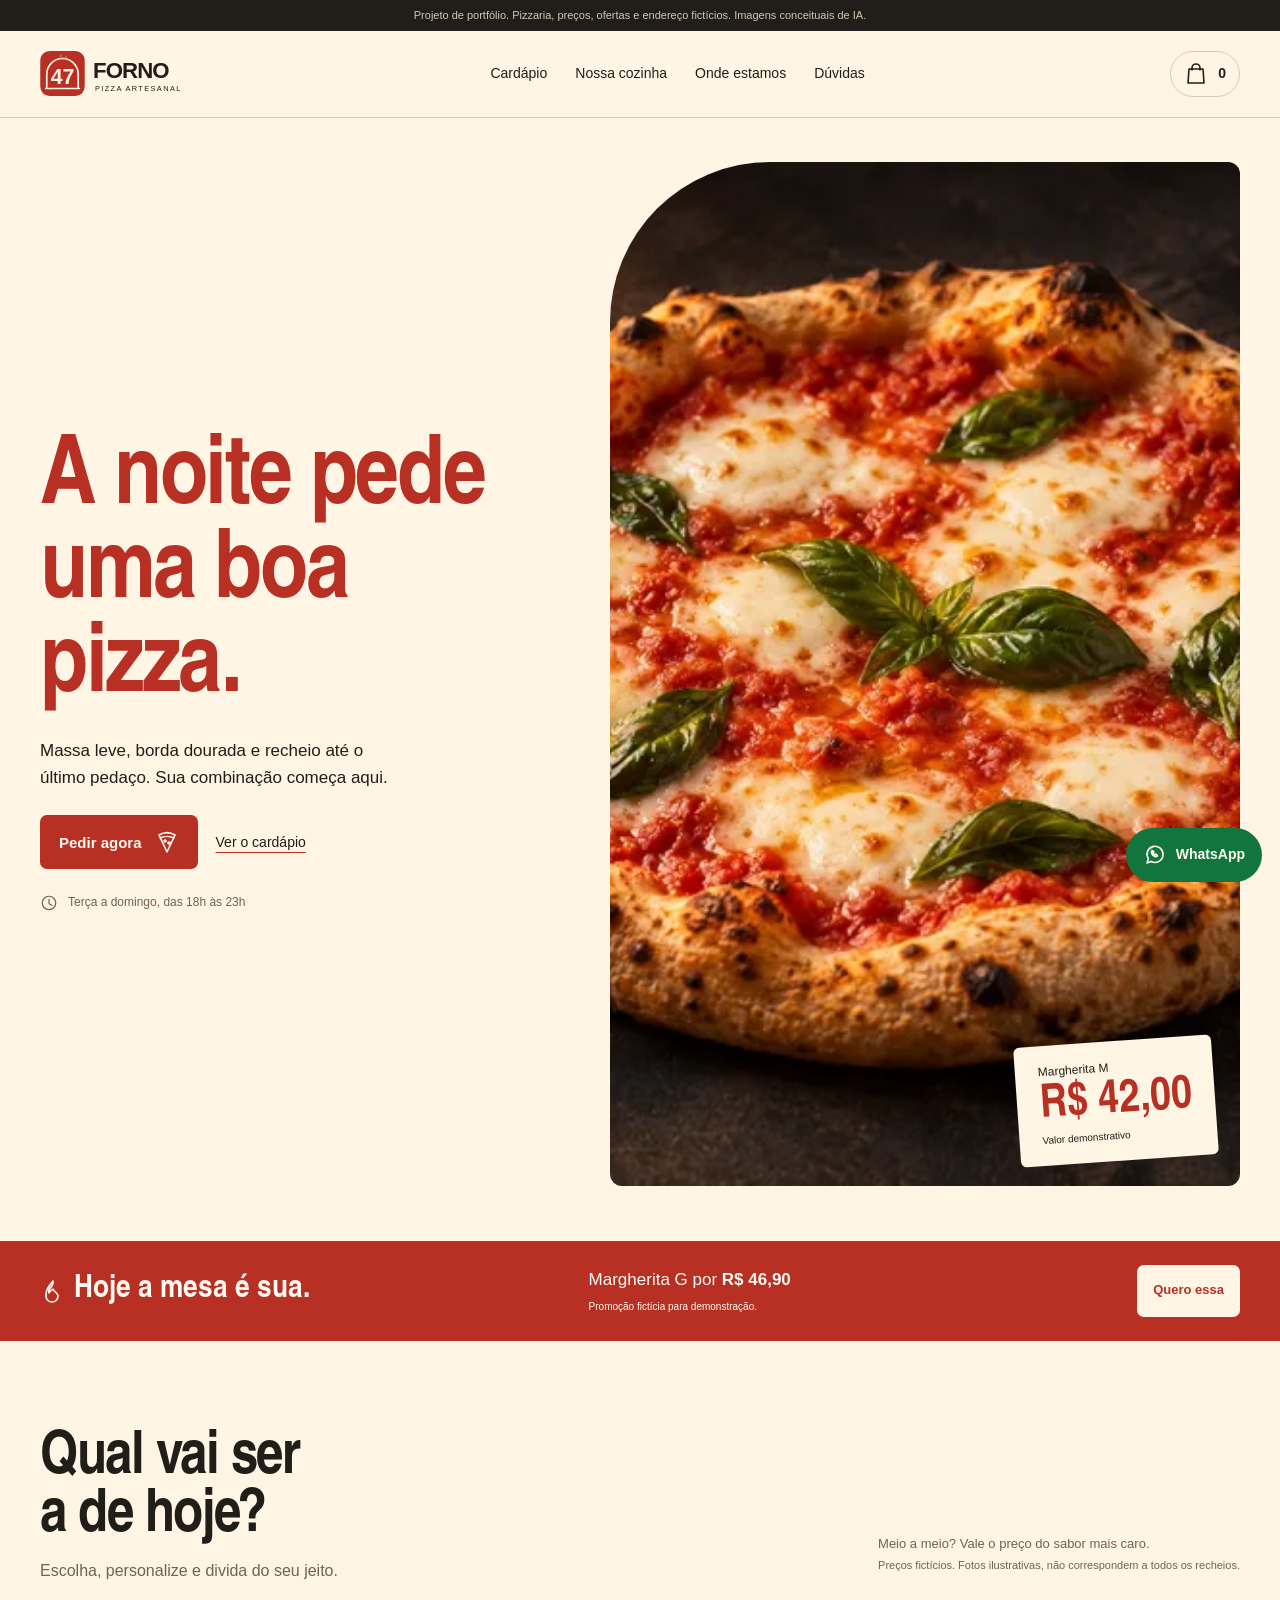
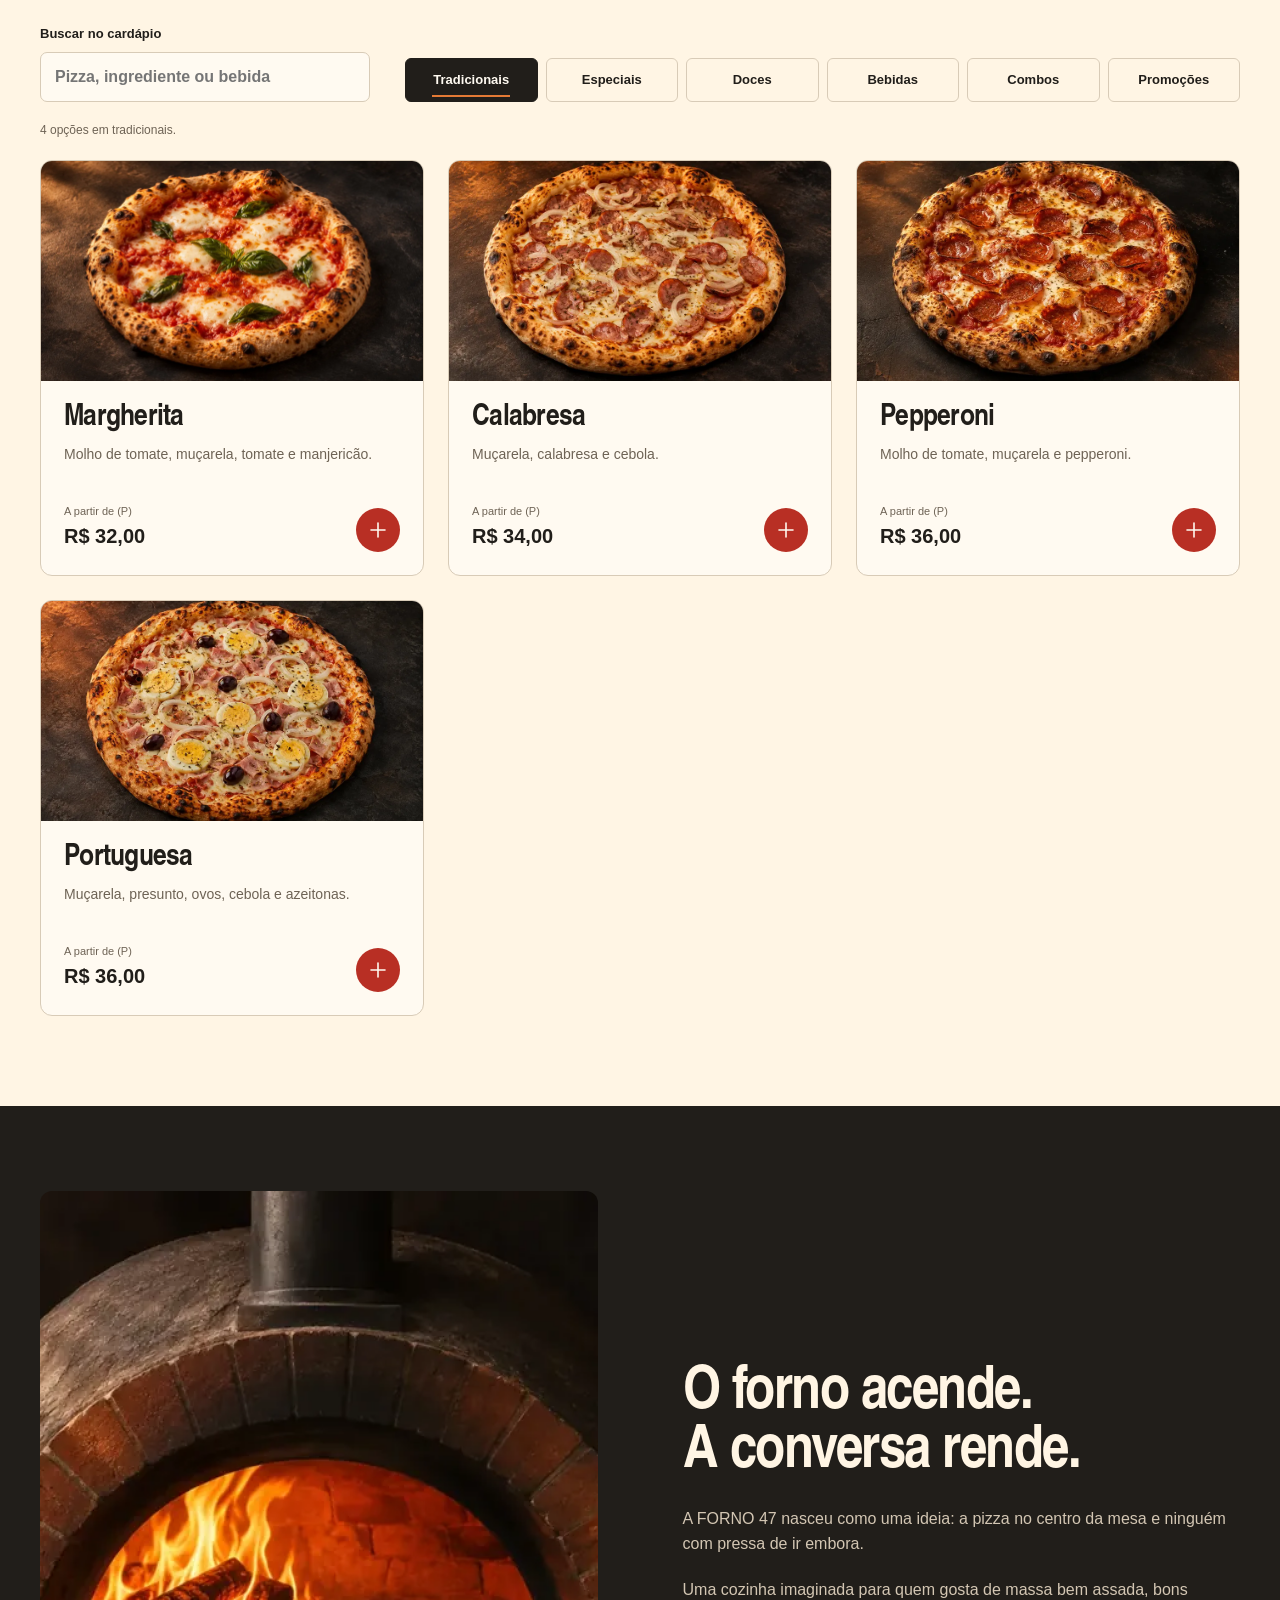
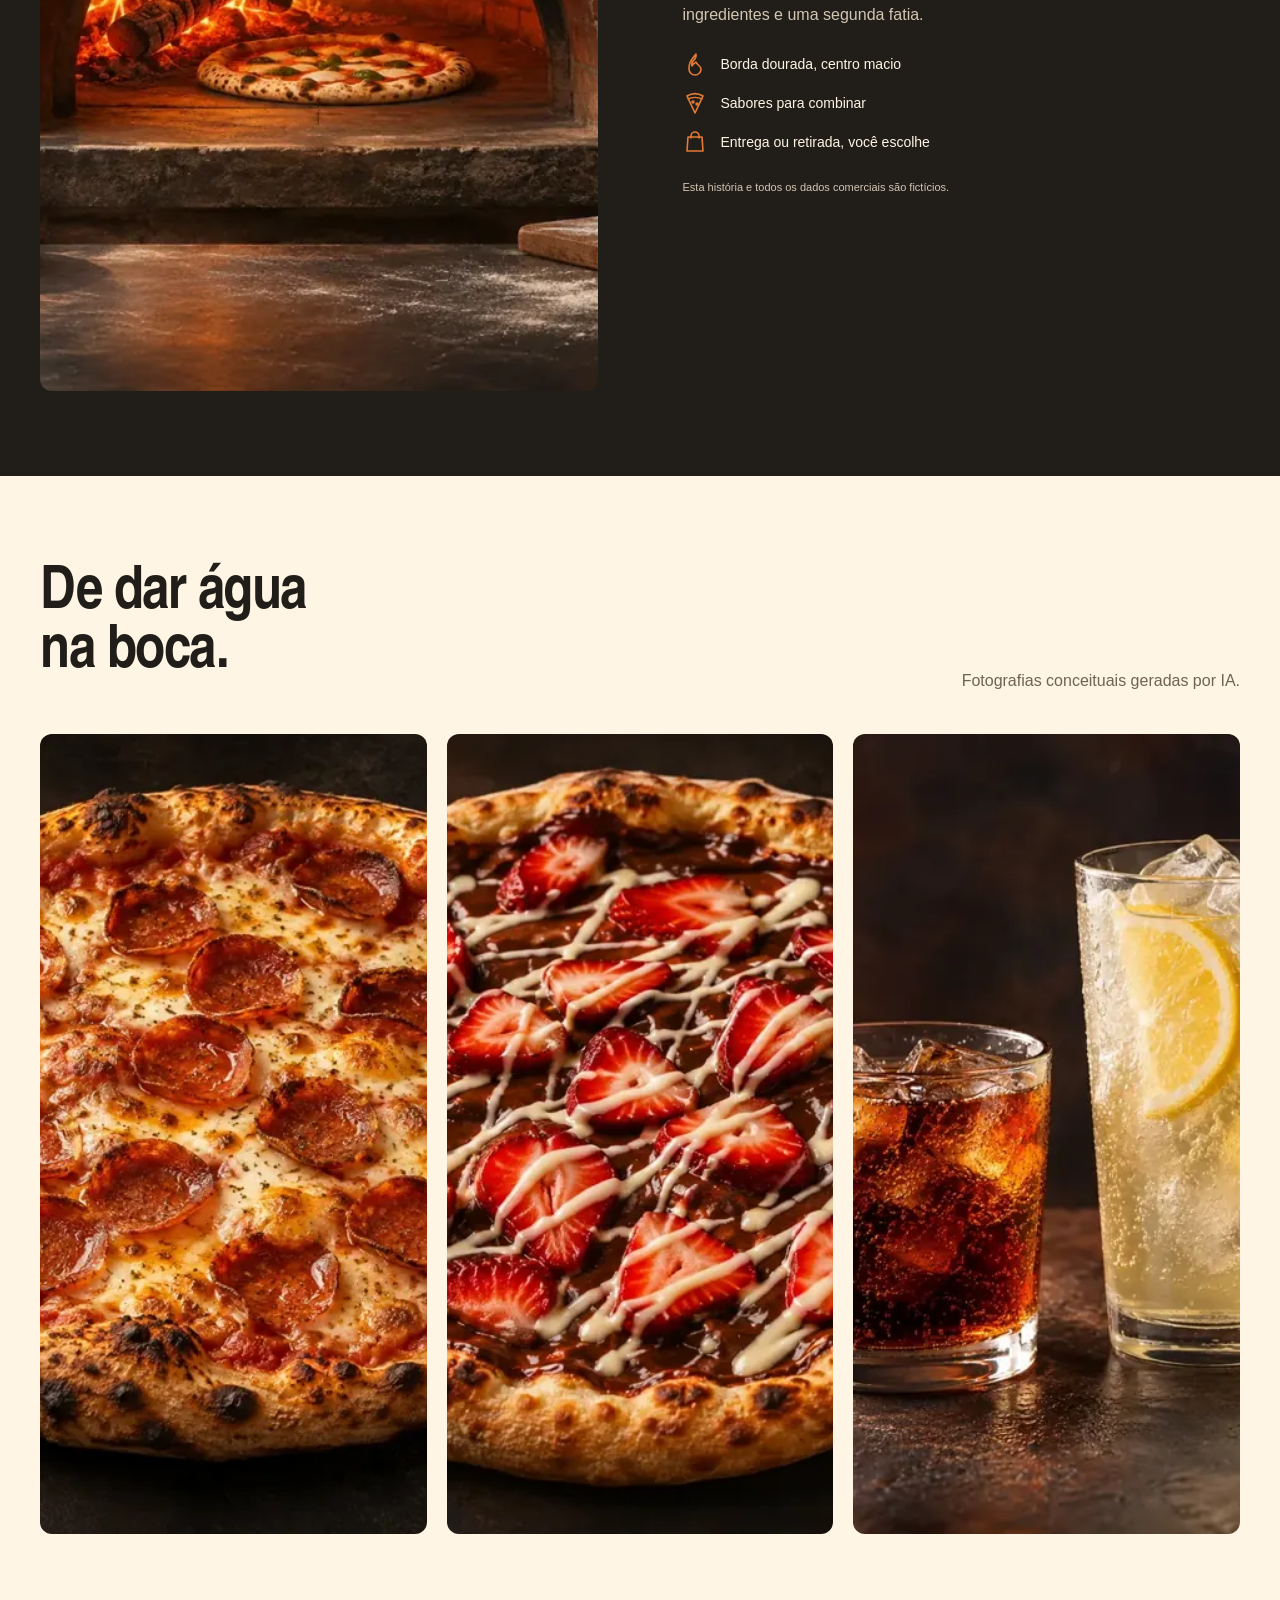
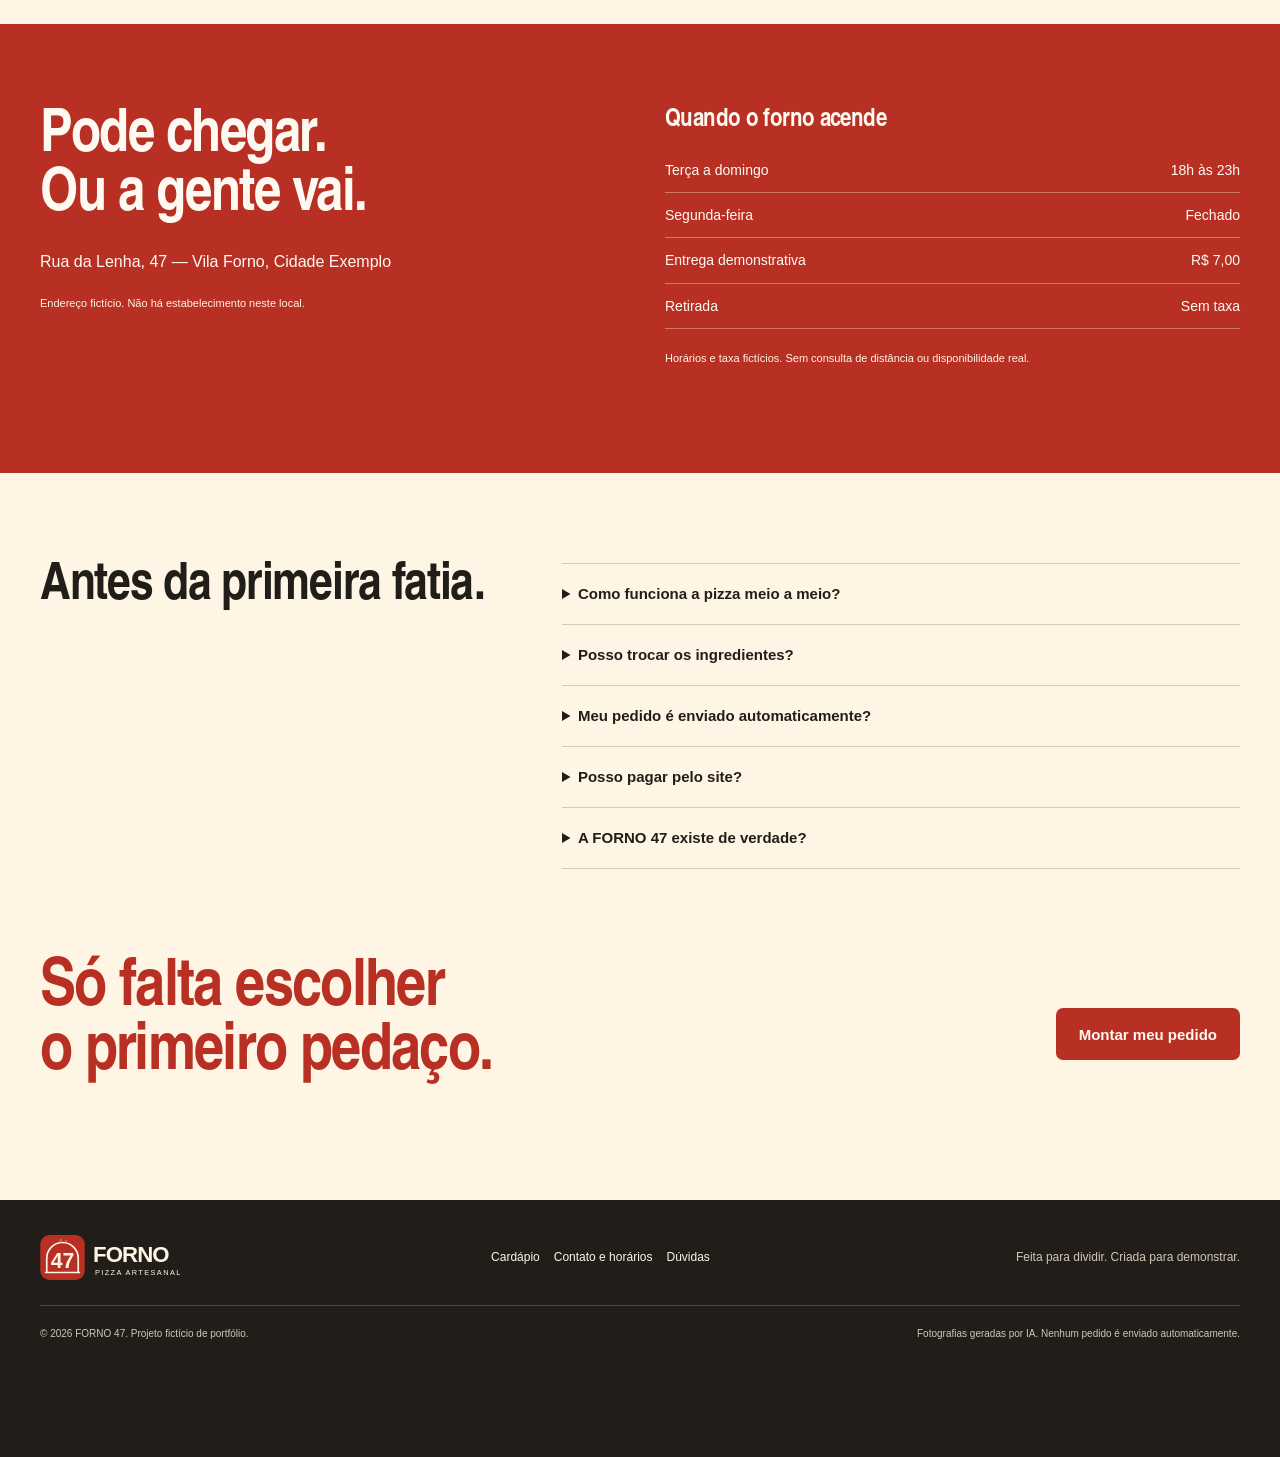
<file: index.html>
<!doctype html>
<html lang="pt-BR" data-type="place">
<head>
<meta charset="utf-8"><meta name="viewport" content="width=device-width,initial-scale=1,viewport-fit=cover">
<meta name="theme-color" content="#fff5e4"><meta name="description" content="FORNO 47: uma pizzaria artesanal fictícia. Explore o cardápio, monte sua pizza e prepare um pedido demonstrativo pelo WhatsApp.">
<meta property="og:title" content="FORNO 47 — A noite pede uma boa pizza"><meta property="og:description" content="Cardápio interativo e pizzas artesanais. Projeto fictício de portfólio, sem envio automático de pedidos."><meta property="og:type" content="website">
<title>FORNO 47 — A noite pede uma boa pizza</title>
<link rel="icon" href="assets/favicon.svg" type="image/svg+xml"><link rel="preload" href="assets/forno-display.otf" as="font" type="font/otf" crossorigin><link rel="stylesheet" href="styles.css">
<script src="config.js" defer></script><script src="menu.js" defer></script><script src="cart.js" defer></script><script src="checkout.js" defer></script><script src="script.js" defer></script>
</head>
<body>
<a class="skip-link" href="#conteudo">Pular para o conteúdo</a>
<svg class="icon-definitions" xmlns="http://www.w3.org/2000/svg" aria-hidden="true"><symbol id="i-whatsapp" viewBox="0 0 24 24"><path d="M20 11.5a8 8 0 0 1-11.8 7L4 20l1.4-4.2A8 8 0 1 1 20 11.5Z"/><path d="M9 7.5c-2 3 2.5 7.5 5.5 5.5l-1.5-2-1.3 1-1.8-1.8 1-1.2Z"/></symbol><symbol id="i-bag" viewBox="0 0 24 24"><path d="M5 7h14l1 14H4L5 7Z"/><path d="M8 8V6a4 4 0 0 1 8 0v2"/></symbol><symbol id="i-plus" viewBox="0 0 24 24"><path d="M12 5v14M5 12h14"/></symbol><symbol id="i-minus" viewBox="0 0 24 24"><path d="M5 12h14"/></symbol><symbol id="i-close" viewBox="0 0 24 24"><path d="m6 6 12 12M18 6 6 18"/></symbol><symbol id="i-fire" viewBox="0 0 24 24"><path d="M13 2c1 7-6 6-4 12 1-2 3-3 4-4 1 3 5 4 5 7a6 6 0 0 1-12 0c0-4 0-7 7-15Z"/></symbol><symbol id="i-pizza" viewBox="0 0 24 24"><path d="M4 5c5-3 11-3 16 0L12 22 4 5ZM5 8c4-2 10-2 14 0"/><circle cx="10" cy="11" r="1"/><circle cx="14" cy="13" r="1"/></symbol><symbol id="i-clock" viewBox="0 0 24 24"><circle cx="12" cy="12" r="9"/><path d="M12 7v6l4 2"/></symbol><symbol id="i-check" viewBox="0 0 24 24"><path d="m5 12 4 4L19 6"/></symbol></svg>
<div class="demo-strip">Projeto de portfólio. Pizzaria, preços, ofertas e endereço fictícios. Imagens conceituais de IA.</div>
<header class="site-header"><div class="wrap header-row">
<a href="#inicio" class="logo-link" aria-label="FORNO 47, início"><img src="assets/logo.svg" width="156" height="48" alt="FORNO 47"></a>
<nav class="desktop-nav" aria-label="Principal"><a href="#cardapio">Cardápio</a><a href="#sobre">Nossa cozinha</a><a href="#visite">Onde estamos</a><a href="#perguntas">Dúvidas</a></nav>
<button class="header-cart" data-open-cart type="button" aria-label="Abrir carrinho"><svg class="icon" aria-hidden="true"><use href="#i-bag"></use></svg><span class="cart-count" data-count>0</span></button>
</div></header>
<main id="conteudo">
<section id="inicio" class="hero wrap">
<div class="hero-copy"><h1>A noite pede<br>uma boa pizza.</h1><p>Massa leve, borda dourada e recheio até o último pedaço. Sua combinação começa aqui.</p><div class="hero-actions"><a class="button" href="#cardapio">Pedir agora <svg class="icon" aria-hidden="true"><use href="#i-pizza"></use></svg></a><a class="quiet-link" href="#cardapio">Ver o cardápio</a></div><p class="hero-hours"><svg class="icon" aria-hidden="true"><use href="#i-clock"></use></svg><span data-hours>Terça a domingo, das 18h às 23h</span></p></div>
<div class="hero-photo"><img src="assets/margherita.webp" srcset="assets/margherita-small.webp 800w, assets/margherita.webp 1536w" sizes="(max-width:700px) calc(100vw - 40px), 55vw" width="1536" height="1024" alt="Pizza Margherita conceitual com borda dourada, tomate, queijo e manjericão, gerada por IA" fetchpriority="high"><div class="photo-price">Margherita M<strong data-hero-price>R$ 42</strong><small>Valor demonstrativo</small></div></div>
</section>
<section class="special-band" aria-label="Oferta demonstrativa"><div class="wrap special-inner"><div><svg class="icon" aria-hidden="true"><use href="#i-fire"></use></svg><span>Hoje a mesa é sua.</span></div><p>Margherita G por <strong data-promo-price>R$ 46,90</strong><small>Promoção fictícia para demonstração.</small></p><button class="button button-cream" type="button" data-product="promo-margherita">Quero essa</button></div></section>
<section id="cardapio" class="menu-section wrap" aria-labelledby="menu-heading"><div class="section-heading"><div><h2 id="menu-heading">Qual vai ser<br>a de hoje?</h2><p>Escolha, personalize e divida do seu jeito.</p></div><p class="menu-rule">Meio a meio? Vale o preço do sabor mais caro.<br><small>Preços fictícios. Fotos ilustrativas, não correspondem a todos os recheios.</small></p></div>
<div class="menu-tools"><label class="search-label" for="menu-search">Buscar no cardápio<input id="menu-search" type="search" placeholder="Pizza, ingrediente ou bebida" autocomplete="off"></label><div id="category-nav" class="categories" role="group" aria-label="Categorias do cardápio"><button type="button" data-category="tradicionais" aria-pressed="true">Tradicionais</button><button type="button" data-category="especiais" aria-pressed="false">Especiais</button><button type="button" data-category="doces" aria-pressed="false">Doces</button><button type="button" data-category="bebidas" aria-pressed="false">Bebidas</button><button type="button" data-category="combos" aria-pressed="false">Combos</button><button type="button" data-category="promocoes" aria-pressed="false">Promoções</button></div></div>
<p id="menu-result" class="small-text" role="status" aria-live="polite">Carregando cardápio…</p><div id="product-grid" class="product-grid" aria-label="Produtos"></div><noscript><div class="notice">Ative o JavaScript para personalizar pizzas e usar o carrinho. Cardápio demonstrativo: Margherita M R$42, Calabresa M R$44, Pepperoni M R$46, Chocolate M R$45. O pedido não pode ser enviado sem JavaScript.</div></noscript>
</section>
<section id="sobre" class="about-section"><div class="wrap about-grid"><div class="about-photo"><img src="assets/oven.webp" width="1200" height="800" loading="lazy" decoding="async" alt="Fotografia conceitual de um forno de pizza aceso, gerada por IA"></div><div class="about-copy reveal"><h2>O forno acende.<br>A conversa rende.</h2><p>A FORNO 47 nasceu como uma ideia: a pizza no centro da mesa e ninguém com pressa de ir embora.</p><p>Uma cozinha imaginada para quem gosta de massa bem assada, bons ingredientes e uma segunda fatia.</p><ul class="qualities"><li><svg class="icon" aria-hidden="true"><use href="#i-fire"></use></svg><span>Borda dourada, centro macio</span></li><li><svg class="icon" aria-hidden="true"><use href="#i-pizza"></use></svg><span>Sabores para combinar</span></li><li><svg class="icon" aria-hidden="true"><use href="#i-bag"></use></svg><span>Entrega ou retirada, você escolhe</span></li></ul><p class="small-text">Esta história e todos os dados comerciais são fictícios.</p></div></div></section>
<section class="gallery-section wrap"><div class="section-heading reveal"><h2>De dar água<br>na boca.</h2><p>Fotografias conceituais geradas por IA.</p></div><div class="gallery"><button type="button" data-gallery="assets/pepperoni.webp" data-gallery-alt="Pizza salgada com pepperoni, fotografia conceitual de IA" aria-label="Ampliar foto ilustrativa de pizza salgada"><img src="assets/pepperoni.webp" width="1200" height="800" loading="lazy" decoding="async" alt="Pizza salgada conceitual com pepperoni"></button><button type="button" data-gallery="assets/sweet.webp" data-gallery-alt="Pizza de chocolate e morango, fotografia conceitual de IA" aria-label="Ampliar foto ilustrativa de pizza doce"><img src="assets/sweet.webp" width="1200" height="800" loading="lazy" decoding="async" alt="Pizza doce conceitual de chocolate com morango"></button><button type="button" data-gallery="assets/drinks.webp" data-gallery-alt="Bebidas sem marcas, fotografia conceitual de IA" aria-label="Ampliar foto ilustrativa de bebidas"><img src="assets/drinks.webp" width="1200" height="800" loading="lazy" decoding="async" alt="Bebidas conceituais com gelo e frutas"></button></div></section>
<section id="visite" class="visit-section"><div class="wrap visit-grid"><div><h2>Pode chegar.<br>Ou a gente vai.</h2><p data-address>Rua da Lenha, 47 — Vila Forno, Cidade Exemplo</p><p class="small-text">Endereço fictício. Não há estabelecimento neste local.</p></div><div><h3>Quando o forno acende</h3><dl class="hours-table"><div><dt>Terça a domingo</dt><dd>18h às 23h</dd></div><div><dt>Segunda-feira</dt><dd>Fechado</dd></div><div><dt>Entrega demonstrativa</dt><dd data-delivery-label>R$ 7,00</dd></div><div><dt>Retirada</dt><dd>Sem taxa</dd></div></dl><p class="small-text">Horários e taxa fictícios. Sem consulta de distância ou disponibilidade real.</p></div></div></section>
<section id="perguntas" class="faq-section wrap"><h2>Antes da primeira fatia.</h2><div class="faq-list"><details><summary>Como funciona a pizza meio a meio?</summary><p>Escolha um sabor, o tamanho e um segundo sabor compatível. O valor é o preço inteiro do sabor mais caro no tamanho escolhido, mais borda e adicionais. Não somamos o preço das duas pizzas.</p></details><details><summary>Posso trocar os ingredientes?</summary><p>Escolha adicionais e escreva as observações na personalização. Pedidos especiais, restrições e alergias precisam ser confirmados pela loja antes do preparo. Esta demonstração não garante ausência de alérgenos.</p></details><details><summary>Meu pedido é enviado automaticamente?</summary><p>Não. Você revisa os itens e dados antes de abrir o WhatsApp. Ainda precisa enviar a mensagem e aguardar a confirmação da loja. Sem número configurado, mostramos apenas uma prévia demonstrativa.</p></details><details><summary>Posso pagar pelo site?</summary><p>Não há cobrança ou pagamento neste site. A opção de pagamento é apenas informativa e vai na mensagem. Nunca pedimos dados de cartão.</p></details><details><summary>A FORNO 47 existe de verdade?</summary><p>Não. É um projeto de portfólio. Marca, história, cardápio, valores, promoções, horários e endereço são fictícios; as fotografias são conceituais, geradas por IA.</p></details></div></section>
<section class="closing wrap reveal"><h2>Só falta escolher<br>o primeiro pedaço.</h2><a class="button" href="#cardapio">Montar meu pedido</a></section>
</main>
<footer class="site-footer"><div class="wrap footer-row"><a class="logo-link" href="#inicio" aria-label="FORNO 47, voltar ao início"><img src="assets/logo-light.svg" width="156" height="48" loading="lazy" alt="FORNO 47"></a><nav aria-label="Links do rodapé"><a href="#cardapio">Cardápio</a><a href="#visite">Contato e horários</a><a href="#perguntas">Dúvidas</a></nav><p>Feita para dividir. Criada para demonstrar.</p></div><div class="wrap footer-legal"><span>© <span id="year">2026</span> FORNO 47. Projeto fictício de portfólio.</span><span>Fotografias geradas por IA. Nenhum pedido é enviado automaticamente.</span></div></footer>
<button id="cart-bar" class="cart-bar" data-open-cart type="button" hidden><span class="cart-bar-count" data-count>0</span><span>Ver meu pedido</span><strong id="cart-bar-total">R$ 0,00</strong><svg class="icon" aria-hidden="true"><use href="#i-bag"></use></svg></button>
<button id="whatsapp-contact" class="whatsapp-contact" type="button" aria-label="Abrir WhatsApp demonstrativo"><svg class="icon" aria-hidden="true"><use href="#i-whatsapp"></use></svg><span>WhatsApp</span></button>
<div id="toast" class="toast" role="status" aria-live="polite" aria-atomic="true"></div>
<dialog id="product-dialog" class="product-dialog" aria-labelledby="product-title"><button class="close-button" type="button" data-close aria-label="Fechar personalização"><svg class="icon" aria-hidden="true"><use href="#i-close"></use></svg></button><div class="product-modal-photo"><img id="custom-image" src="assets/margherita-small.webp" width="800" height="533" alt="Foto conceitual ilustrativa de pizza"></div><form id="custom-form"><div class="dialog-content"><h2 id="product-title">Monte sua pizza</h2><p id="product-description"></p><div id="pizza-options"><fieldset><legend>Tamanho</legend><div id="size-options" class="choice-grid"></div></fieldset><label class="field-label" for="second-flavor">Quer meio a meio?<select id="second-flavor" name="secondFlavorId"><option value="">Um sabor só</option></select></label><p class="field-help">O preço é o do sabor mais caro, mais borda e adicionais.</p><fieldset><legend>Borda</legend><div id="crust-options" class="choice-stack"></div></fieldset><fieldset><legend>Adicionais <span class="optional">(opcional)</span></legend><div id="extra-options" class="choice-stack"></div></fieldset></div><label class="field-label" for="product-note">Observações <span class="optional">(opcional)</span><textarea id="product-note" name="note" rows="2" maxlength="240" placeholder="Ex.: sem cebola, cortar em 8 pedaços"></textarea></label><div class="quantity-row"><span>Quantidade</span><div class="quantity-control"><button type="button" data-custom-qty="-1" aria-label="Diminuir quantidade"><svg class="icon" aria-hidden="true"><use href="#i-minus"></use></svg></button><input id="custom-quantity" name="quantity" type="number" min="1" max="20" step="1" value="1" required aria-label="Quantidade de unidades"><button type="button" data-custom-qty="1" aria-label="Aumentar quantidade"><svg class="icon" aria-hidden="true"><use href="#i-plus"></use></svg></button></div></div><p id="custom-error" class="form-error" role="alert"></p><p class="small-text">Imagem ilustrativa de IA. Preços e opções demonstrativos.</p></div><div class="dialog-action"><button class="button" type="submit"><span id="custom-action-label">Adicionar ao pedido</span><strong id="custom-price">R$ 0,00</strong></button></div></form></dialog>
<dialog id="cart-dialog" class="cart-dialog" aria-labelledby="cart-title"><div class="dialog-heading"><h2 id="cart-title">Seu pedido</h2><button class="close-button" type="button" data-close aria-label="Fechar carrinho"><svg class="icon" aria-hidden="true"><use href="#i-close"></use></svg></button></div><div class="dialog-content"><p id="cart-warning" class="notice" hidden></p><div id="cart-items"></div><div id="cart-nonempty"><fieldset><legend>Como você prefere?</legend><div class="choice-grid"><label class="choice"><input type="radio" name="order-mode" value="delivery" checked><span>Entrega</span></label><label class="choice"><input type="radio" name="order-mode" value="pickup"><span>Retirada</span></label></div></fieldset><dl class="totals"><div><dt>Subtotal</dt><dd id="cart-subtotal">R$ 0,00</dd></div><div><dt>Entrega demonstrativa</dt><dd id="cart-delivery">R$ 0,00</dd></div><div class="grand-total"><dt>Total</dt><dd id="cart-total" role="status" aria-live="polite" aria-atomic="true">R$ 0,00</dd></div></dl><p class="small-text">Preços fictícios. Nenhum pagamento é cobrado aqui.</p><button class="quiet-button" id="clear-cart" type="button">Esvaziar carrinho</button></div></div><div class="dialog-action" id="cart-next"><button class="button" type="button" id="go-checkout">Continuar pedido</button></div></dialog>
<dialog id="checkout-dialog" class="checkout-dialog" aria-labelledby="checkout-title"><div class="dialog-heading"><h2 id="checkout-title">Falta pouco.</h2><button class="close-button" type="button" data-close aria-label="Fechar dados do pedido"><svg class="icon" aria-hidden="true"><use href="#i-close"></use></svg></button></div><form id="checkout-form"><div class="dialog-content"><button class="quiet-button" id="back-to-cart" type="button">Voltar ao carrinho</button><p id="checkout-mode-label"></p><label class="field-label" for="customer-name">Seu nome<input id="customer-name" name="name" autocomplete="name" minlength="2" maxlength="80" required></label><fieldset id="address-fields"><legend>Endereço de entrega</legend><label class="field-label" for="customer-street">Rua ou avenida<input id="customer-street" name="street" autocomplete="address-line1" minlength="3" maxlength="150" required></label><div class="address-row"><label class="field-label" for="customer-number">Número<input id="customer-number" name="number" maxlength="20" required placeholder="Ex.: 47 ou s/n"></label><label class="field-label" for="customer-neighborhood">Bairro<input id="customer-neighborhood" name="neighborhood" maxlength="100" minlength="2" required></label></div><label class="field-label" for="customer-complement">Complemento <span class="optional">(opcional)</span><input id="customer-complement" name="complement" maxlength="150" autocomplete="address-line2"></label></fieldset><label class="field-label" for="customer-payment">Pagamento informativo<select id="customer-payment" name="payment" required><option value="">Selecione</option><option value="pix">Pix</option><option value="card">Cartão na entrega/retirada</option><option value="cash">Dinheiro</option></select></label><label class="field-label" for="customer-notes">Observações do pedido <span class="optional">(opcional)</span><textarea id="customer-notes" name="notes" maxlength="500" rows="2" placeholder="Ex.: preciso de troco"></textarea></label><p class="small-text">Não informe dados de cartão. Nome e endereço ficam somente nesta página e não são salvos no carrinho.</p><p id="checkout-error" class="form-error" role="alert"></p></div><div class="dialog-action"><button class="button" type="submit">Revisar antes de continuar</button></div></form></dialog>
<dialog id="review-dialog" class="review-dialog" aria-labelledby="review-title"><div class="dialog-heading"><h2 id="review-title">Tudo certo?</h2><button class="close-button" type="button" data-close aria-label="Fechar revisão"><svg class="icon" aria-hidden="true"><use href="#i-close"></use></svg></button></div><div class="dialog-content"><p id="review-note"></p><pre id="order-preview" tabindex="0" aria-label="Prévia completa do pedido"></pre><div class="review-actions"><button id="copy-order" class="secondary-button" type="button">Copiar pedido</button><button id="edit-order" class="secondary-button" type="button">Editar dados</button><button id="edit-order-items" class="secondary-button" type="button">Editar itens</button></div><p id="copy-feedback" class="small-text" role="status"></p></div><div class="dialog-action"><a id="send-whatsapp" class="button button-whatsapp" href="#whatsapp-demo-dialog"><svg class="icon" aria-hidden="true"><use href="#i-whatsapp"></use></svg><span>Abrir pedido no WhatsApp</span></a><button id="demo-done" class="button" type="button">Voltar ao cardápio</button></div></dialog>
<dialog id="gallery-dialog" class="lightbox" aria-labelledby="gallery-caption"><button class="close-button" type="button" data-close aria-label="Fechar imagem"><svg class="icon" aria-hidden="true"><use href="#i-close"></use></svg></button><img id="gallery-image" src="assets/margherita-small.webp" width="1200" height="800" alt=""><p id="gallery-caption">Imagem conceitual gerada por IA.</p></dialog>
<dialog id="whatsapp-demo-dialog" class="whatsapp-demo-dialog" aria-labelledby="whatsapp-demo-title"><div class="dialog-heading"><h2 id="whatsapp-demo-title">WhatsApp — demonstração</h2><button class="close-button" type="button" data-close aria-label="Fechar demonstração do WhatsApp"><svg class="icon" aria-hidden="true"><use href="#i-close"></use></svg></button></div><div class="dialog-content"><p class="notice">Esta é uma simulação. Nenhuma conversa real foi aberta e nenhum pedido foi enviado.</p><p id="whatsapp-demo-explanation">Na versão real, o WhatsApp abre com o pedido escrito. O cliente só precisa tocar em Enviar.</p><pre id="whatsapp-demo-message" class="whatsapp-message" tabindex="0" aria-label="Mensagem pronta para o WhatsApp"></pre><p class="small-text">Itens, quantidades, personalizações e valores já vão no texto. Nome e endereço só aparecem depois da revisão do pedido.</p></div><div class="dialog-action"><button id="whatsapp-demo-back" class="button button-whatsapp" type="button">Voltar ao cardápio</button></div></dialog>
</body></html>
</file>
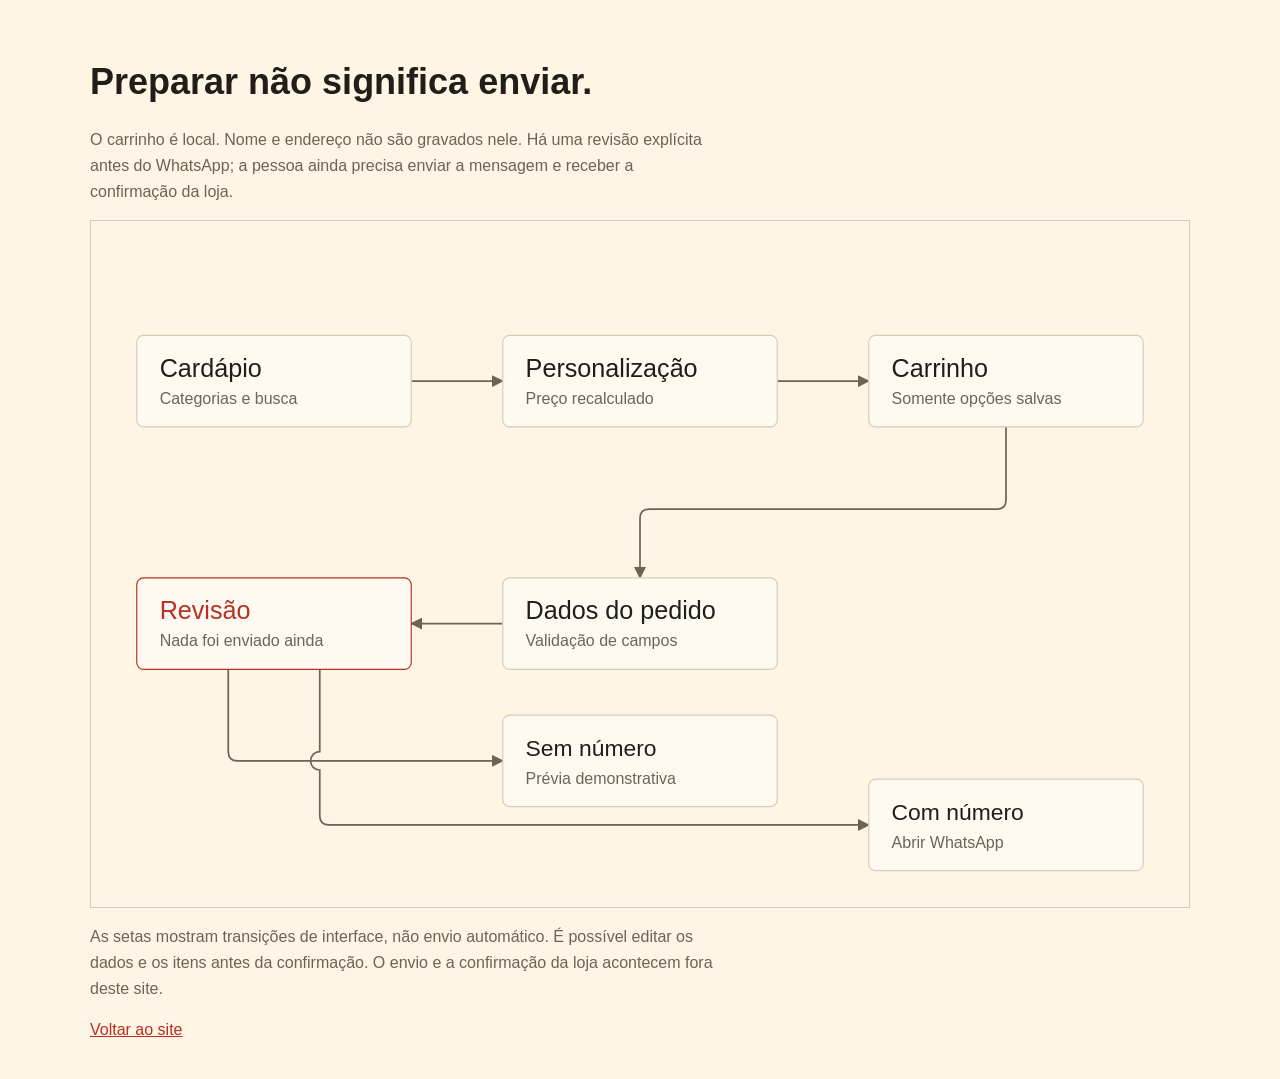
<file: docs/fluxo-pedido.html>
<!doctype html><html lang="pt-BR"><head><meta charset="utf-8"><meta name="viewport" content="width=device-width,initial-scale=1"><title>FORNO 47 — Fluxo do pedido</title><style>:root{--paper:#fff5e4;--ink:#211e1a;--accent:#b82f24;--muted:#6e6355;--line:#d8cbb7;--body:Arial,sans-serif}*{box-sizing:border-box}body{margin:0;padding:36px 20px;background:var(--paper);color:var(--ink);font:16px/1.6 var(--body)}main{max-width:1100px;margin:auto;min-width:0}h1{font-size:36px;line-height:1.2}p{max-width:70ch;color:var(--muted)}.diagram-container{width:100%;overflow-x:auto;border:1px solid var(--line)}svg{width:100%;min-width:960px;display:block}a{color:var(--accent)}a:focus-visible,[tabindex]:focus-visible{outline:3px solid var(--accent);outline-offset:4px}@media print{.diagram-container{overflow-x:visible}svg{min-width:0}}</style></head><body><main><h1>Preparar não significa enviar.</h1><p>O carrinho é local. Nome e endereço não são gravados nele. Há uma revisão explícita antes do WhatsApp; a pessoa ainda precisa enviar a mensagem e receber a confirmação da loja.</p><div class="diagram-container" role="region" tabindex="0" aria-label="Fluxo do pedido; role horizontalmente para ver o diagrama inteiro em telas pequenas"><svg xmlns="http://www.w3.org/2000/svg" viewBox="0 0 960 600" role="img" aria-labelledby="pedido-title pedido-desc"><title id="pedido-title">Fluxo de pedido da FORNO 47</title><desc id="pedido-desc">Cardápio, personalização, carrinho, dados e revisão levam a uma prévia demonstrativa ou a uma mensagem ainda não enviada no WhatsApp.</desc><defs><marker id="pedido-arrow" viewBox="0 0 10 10" refX="9" refY="5" markerWidth="7" markerHeight="7" orient="auto"><path d="m0 0 10 5-10 5Z" fill="#6e6355"/></marker></defs><rect width="960" height="600" fill="#fff5e4"/><g stroke="#6e6355" stroke-width="1.5" fill="none" marker-end="url(#pedido-arrow)"><path d="M280 140H360"/><path d="M600 140H680"/><path d="M800 180V244Q800 252 792 252H488Q480 252 480 260V312"/><path d="M360 352H280"/><path d="M120 392V464Q120 472 128 472H360"/><path d="M200 392V464a8 8 0 0 0 0 16V520Q200 528 208 528H680"/></g><g font-family="Arial,sans-serif"><rect x="40" y="100" width="240" height="80" rx="6" fill="#fffaf1" stroke="#d8cbb7"/><text x="60" y="136" font-size="22" fill="#211e1a">Cardápio</text><text x="60" y="160" font-size="14" fill="#6e6355">Categorias e busca</text><rect x="360" y="100" width="240" height="80" rx="6" fill="#fffaf1" stroke="#d8cbb7"/><text x="380" y="136" font-size="22" fill="#211e1a">Personalização</text><text x="380" y="160" font-size="14" fill="#6e6355">Preço recalculado</text><rect x="680" y="100" width="240" height="80" rx="6" fill="#fffaf1" stroke="#d8cbb7"/><text x="700" y="136" font-size="22" fill="#211e1a">Carrinho</text><text x="700" y="160" font-size="14" fill="#6e6355">Somente opções salvas</text><rect x="360" y="312" width="240" height="80" rx="6" fill="#fffaf1" stroke="#d8cbb7"/><text x="380" y="348" font-size="22" fill="#211e1a">Dados do pedido</text><text x="380" y="372" font-size="14" fill="#6e6355">Validação de campos</text><rect x="40" y="312" width="240" height="80" rx="6" fill="#fffaf1" stroke="#b82f24"/><text x="60" y="348" font-size="22" fill="#b82f24">Revisão</text><text x="60" y="372" font-size="14" fill="#6e6355">Nada foi enviado ainda</text><rect x="360" y="432" width="240" height="80" rx="6" fill="#fffaf1" stroke="#d8cbb7"/><text x="380" y="468" font-size="20" fill="#211e1a">Sem número</text><text x="380" y="492" font-size="14" fill="#6e6355">Prévia demonstrativa</text><rect x="680" y="488" width="240" height="80" rx="6" fill="#fffaf1" stroke="#d8cbb7"/><text x="700" y="524" font-size="20" fill="#211e1a">Com número</text><text x="700" y="548" font-size="14" fill="#6e6355">Abrir WhatsApp</text></g></svg></div><p>As setas mostram transições de interface, não envio automático. É possível editar os dados e os itens antes da confirmação. O envio e a confirmação da loja acontecem fora deste site.</p><a href="../index.html">Voltar ao site</a></main></body></html>
</file>
<file: styles.css>
/* Hallmark · FORNO 47 · custom pizza-box identity · place · photographic hero */
/* Critique: commerce comes first; keep a distinct cream/tomato identity, readable ordering and constrained motion. */
/* Brief overrides: progressive reveals and category effects explicitly requested; all are finite, subtle and reduced-motion safe. */
@font-face{font-family:Forno;src:url('assets/forno-display.otf') format('opentype');font-weight:700;font-display:swap}
:root{--paper:#fff5e4;--paper-light:#fffaf1;--ink:#211e1a;--muted:#6e6355;--tomato:#b82f24;--tomato-hover:#95251d;--fire:#e47a35;--olive:#5d653c;--line:#d8cbb7;--dark-line:#54483c;--cream-muted:#d3c6b3;--scrim:#211e1ad9;--danger:#a22019;--whatsapp:#13753e;--whatsapp-hover:#0e5d31;--whatsapp-paper:#edf5e8;--display:Forno,'Arial Narrow',sans-serif;--body:'Segoe UI',Arial,Helvetica,sans-serif;--ease:cubic-bezier(.16,1,.3,1);--radius:12px;color-scheme:light}
*{box-sizing:border-box}html{scroll-behavior:smooth;scroll-padding-top:94px;overflow-x:clip}body{margin:0;background:var(--paper);color:var(--ink);font:16px/1.6 var(--body);overflow-x:clip}body:has(dialog[open]){overflow-y:hidden}::selection{background:var(--tomato);color:var(--paper-light)}*{scrollbar-width:thin;scrollbar-color:var(--tomato) var(--paper)}a{color:inherit;text-decoration:none;text-underline-offset:5px}button,input,select,textarea{font:inherit}button,a,input,select,textarea{-webkit-tap-highlight-color:transparent}button{cursor:pointer}button:disabled{opacity:.5;cursor:not-allowed}a:focus-visible,button:focus-visible,input:focus-visible,select:focus-visible,textarea:focus-visible,summary:focus-visible,[tabindex]:focus-visible{outline:3px solid var(--tomato);outline-offset:4px}img{display:block;max-width:100%;object-fit:cover}svg.icon{width:24px;height:24px;flex:none;fill:none;stroke:currentColor;stroke-width:1.6;stroke-linecap:round;stroke-linejoin:round}.icon-definitions{position:absolute;width:0;height:0;overflow:clip}h1,h2,h3,p{margin-top:0}h1,h2,h3{font-family:var(--display);font-weight:700;line-height:.98;letter-spacing:-.025em;text-wrap:balance;overflow-wrap:break-word;min-width:0}h1{font-size:clamp(55px,15vw,72px);color:var(--tomato);margin-bottom:20px}h2{font-size:44px;margin-bottom:22px}h3{font-size:28px;margin-bottom:12px}p{margin-bottom:20px}.wrap{width:min(1200px,calc(100% - 40px));margin-inline:auto}.small-text{font-size:12px;line-height:1.7;color:var(--muted)}[hidden]{display:none!important}.skip-link{position:fixed;left:16px;top:-100px;z-index:50;background:var(--tomato);color:var(--paper-light);padding:12px 20px}.skip-link:focus{top:12px}.demo-strip{padding:7px 18px;background:var(--ink);color:var(--cream-muted);text-align:center;font-size:11px;line-height:1.5}.site-header{position:sticky;top:0;z-index:20;border-bottom:1px solid var(--line);background:var(--paper)}.header-row{display:flex;align-items:center;justify-content:space-between;gap:16px;height:76px}.logo-link{display:inline-flex;flex-shrink:0}.logo-link img{width:145px;height:auto;object-fit:contain}.desktop-nav{display:none}.header-cart{position:relative;display:flex;align-items:center;gap:10px;min-height:46px;min-width:64px;padding:10px 13px;border:1px solid var(--line);border-radius:24px;background:transparent;color:var(--ink)}.cart-count{font-weight:700;font-size:14px}.header-cart.bump{animation:bump .3s var(--ease)}.hero{padding-top:32px;padding-bottom:38px;display:grid;grid-template-columns:minmax(0,1fr);gap:28px}.hero-copy>p:not(.hero-hours){font-size:16px;max-width:380px}.hero-actions{display:flex;align-items:center;gap:24px;flex-wrap:wrap;margin-top:24px}.button{display:inline-flex;justify-content:center;align-items:center;gap:13px;min-height:52px;padding:14px 22px;background:var(--tomato);color:var(--paper-light);border:1px solid transparent;border-radius:7px;font-size:15px;font-weight:700;line-height:1.4;transition:background .2s,transform .2s var(--ease)}.button:hover{background:var(--tomato-hover);transform:translateY(-2px)}.button:active{transform:translateY(1px)}.button:focus-visible{outline-color:var(--ink)}.quiet-link{font-size:14px;min-height:44px;display:inline-flex;align-items:center;text-decoration:underline;text-decoration-color:var(--tomato)}.hero-hours{display:flex;align-items:center;gap:10px;font-size:12px;color:var(--muted);margin:24px 0 0}.hero-hours .icon{width:18px;height:18px}.hero-photo{position:relative;overflow:clip;border-radius:90px 12px 12px 12px;isolation:isolate}.hero-photo>img{width:100%;aspect-ratio:1.15;object-position:center}.photo-price{position:absolute;bottom:15px;right:15px;background:var(--paper);padding:12px 17px;font-size:12px;border-radius:6px;transform:rotate(-4deg);color:var(--ink)}.photo-price strong{font:36px/1.1 var(--display);display:block;color:var(--tomato)}.photo-price small{display:block;font-size:10px}.hero-copy h1{animation:hero-text .8s var(--ease) both}.hero-copy>p{animation:hero-text .8s 80ms var(--ease) both}.hero-actions{animation:hero-text .8s 140ms var(--ease) both}.hero-photo{animation:hero-photo 1s var(--ease) both}.special-band{background:var(--tomato);color:var(--paper-light);padding:24px 0}.special-inner{display:grid;grid-template-columns:minmax(0,1fr) auto;gap:16px;align-items:center}.special-inner>div{grid-column:1/-1;display:flex;gap:10px;align-items:center;font:25px/1.1 var(--display)}.special-inner p{margin:0;font-size:15px}.special-inner small{display:block;font-size:10px;margin-top:5px}.button-cream{background:var(--paper);color:var(--tomato);padding:12px 15px;font-size:13px}.button-cream:hover{background:var(--paper-light)}.menu-section{padding-block:58px}.section-heading{margin-bottom:26px}.section-heading>p,.section-heading>div>p{color:var(--muted);margin-bottom:0}.menu-rule{font-size:13px;margin-top:20px}.menu-rule small{font-size:11px}.search-label{display:block;font-size:13px;font-weight:600;margin-bottom:20px}.search-label input{margin-top:8px;background:var(--paper-light);border:1px solid var(--line);border-radius:7px;min-height:48px;padding:11px 14px;width:100%;font-size:16px;color:var(--ink)}.categories{display:grid;grid-template-columns:repeat(3,minmax(0,1fr));gap:8px}.categories button{font-size:12px;font-weight:600;min-height:44px;padding:8px 6px;border:1px solid var(--line);border-radius:6px;background:transparent;color:var(--ink);position:relative;transition:background .18s,color .18s}.categories button[aria-pressed=true]{background:var(--ink);color:var(--paper-light);border-color:var(--ink)}.categories button::after{content:'';position:absolute;left:20%;right:20%;bottom:4px;height:2px;transform:scaleX(0);background:var(--fire);transition:transform .2s}.categories button[aria-pressed=true]::after{transform:scaleX(1)}.categories button:hover{border-color:var(--tomato)}#menu-result{margin:18px 0 20px}.product-grid{display:grid;grid-template-columns:minmax(0,1fr);gap:18px;min-height:150px}.product-card{display:grid;grid-template-columns:110px minmax(0,1fr);background:var(--paper-light);border:1px solid var(--line);border-radius:var(--radius);overflow:clip;transition:transform .2s var(--ease);min-width:0}.product-card:hover{transform:translateY(-2px)}.product-card>img{width:100%;height:100%;min-height:190px;object-fit:cover}.product-card-body{padding:18px 16px;display:flex;flex-direction:column;min-width:0}.product-card h3{font-size:26px;margin-bottom:9px}.product-card p{font-size:13px;line-height:1.6;color:var(--muted);margin-bottom:15px}.product-card .product-meta{display:flex;align-items:flex-end;justify-content:space-between;gap:10px;margin-top:auto}.product-price{font-size:17px;font-weight:750;white-space:nowrap}.product-price small{font-size:10px;color:var(--muted);display:block;font-weight:400}.add-product{height:44px;width:44px;min-width:44px;display:grid;place-items:center;border:0;border-radius:50%;background:var(--tomato);color:var(--paper-light);transition:transform .15s,background .15s}.add-product:hover{background:var(--tomato-hover)}.add-product:active{transform:scale(.92)}.category-enter{animation:category-enter .25s var(--ease)}.empty-menu{padding:28px;border:1px dashed var(--line);border-radius:var(--radius);grid-column:1/-1}.secondary-button,.quiet-button{min-height:44px;padding:10px 14px;border:1px solid var(--line);background:transparent;color:var(--ink);border-radius:6px;font-size:14px}.quiet-button{border:0;text-decoration:underline;padding-inline:0}.about-section{background:var(--ink);color:var(--paper);padding-block:58px}.about-grid{display:grid;gap:32px}.about-photo img{width:100%;aspect-ratio:1.25;border-radius:var(--radius)}.about-copy h2{color:var(--paper)}.about-copy>p{color:var(--cream-muted)}.qualities{list-style:none;margin:24px 0;padding:0;display:grid;gap:15px}.qualities li{display:flex;gap:14px;font-size:14px;align-items:center}.qualities .icon{color:var(--fire)}.about-copy .small-text{color:var(--cream-muted);font-size:11px}.gallery-section{padding-block:58px}.gallery{display:grid;grid-template-columns:minmax(0,1fr) minmax(0,1fr);gap:12px}.gallery button{padding:0;border:0;border-radius:var(--radius);overflow:clip;background:var(--line)}.gallery button:first-child{grid-column:1/-1}.gallery img{width:100%;aspect-ratio:1.1;transition:transform .35s var(--ease)}.gallery button:first-child img{aspect-ratio:1.65}.gallery button:hover img{transform:scale(1.025)}.visit-section{background:var(--tomato);color:var(--paper-light);padding-block:58px}.visit-grid{display:grid;gap:28px}.visit-section .small-text{color:var(--paper);font-size:11px}.visit-section h3{font-size:25px}.hours-table{font-size:14px;margin-bottom:20px;font-variant-numeric:tabular-nums}.hours-table>div{display:flex;justify-content:space-between;gap:18px;padding:11px 0;border-bottom:1px solid color-mix(in srgb,var(--paper) 35%,transparent)}.hours-table dd{margin:0;white-space:nowrap}.faq-section{padding-block:58px}.faq-section h2{max-width:500px}.faq-list{border-top:1px solid var(--line)}details{border-bottom:1px solid var(--line);padding:0}summary{min-height:60px;padding:18px 0;cursor:pointer;font-weight:600;font-size:15px}details p{max-width:68ch;font-size:14px;color:var(--muted);padding-right:10px}.closing{display:flex;flex-direction:column;gap:12px;align-items:flex-start;padding:0 0 58px}.closing h2{font-size:46px;color:var(--tomato)}.site-footer{background:var(--ink);color:var(--paper);padding:35px 0 115px}.footer-row{display:flex;flex-wrap:wrap;justify-content:space-between;gap:24px;align-items:center}.footer-row nav{display:flex;gap:14px;flex-wrap:wrap;font-size:12px}.footer-row nav a{padding:8px 0}.footer-row>p{font-size:12px;color:var(--cream-muted);width:100%;margin:0}.footer-legal{border-top:1px solid var(--dark-line);margin-top:25px;padding-top:20px;display:flex;flex-direction:column;gap:8px;color:var(--cream-muted);font-size:10px}.cart-bar{position:fixed;bottom:max(12px,env(safe-area-inset-bottom));left:16px;right:16px;z-index:25;display:flex;align-items:center;justify-content:space-between;gap:12px;min-height:58px;border:0;border-radius:9px;background:var(--tomato);color:var(--paper-light);padding:12px 16px;font-size:14px;box-shadow:0 6px 28px color-mix(in srgb,var(--ink) 20%,transparent)}.cart-bar-count{font-weight:700;border:1px solid var(--paper);border-radius:5px;min-width:30px;padding:2px 7px}.cart-bar>span:nth-child(2){flex:1;text-align:left}.cart-bar strong{white-space:nowrap}.cart-bar .icon{display:none}.cart-bar.bump{animation:bump .3s var(--ease)}.toast{position:fixed;left:20px;right:20px;bottom:90px;z-index:100;background:var(--ink);color:var(--paper-light);border-radius:8px;padding:14px 18px;font-size:13px;pointer-events:none;opacity:0;transform:translateY(8px);transition:opacity .18s,transform .18s}.toast.visible{opacity:1;transform:translateY(0)}.notice{padding:14px;background:color-mix(in srgb,var(--fire) 12%,var(--paper-light));border:1px solid var(--line);border-radius:6px;font-size:13px}.notice:empty{display:none}
/* Dialogs are native: modal focus containment, Escape and inert background. */
dialog{border:0;padding:0;background:var(--paper-light);color:var(--ink);border-radius:18px 18px 0 0;width:100%;max-width:100%;max-height:94dvh;margin:auto 0 0;inset:auto 0 0;overflow:auto;overscroll-behavior:contain}dialog::backdrop{background:var(--scrim)}dialog[open]{animation:panel-enter .25s var(--ease)}.close-button{display:grid;place-items:center;width:44px;height:44px;min-width:44px;border:1px solid var(--line);border-radius:50%;background:var(--paper-light);color:var(--ink);position:absolute;right:14px;top:14px;z-index:3}.dialog-heading{display:flex;align-items:center;justify-content:space-between;gap:16px;position:sticky;top:0;padding:22px 24px;background:var(--paper-light);border-bottom:1px solid var(--line);z-index:3}.dialog-heading h2{font-size:34px;margin:0;padding-right:45px}.dialog-heading .close-button{top:16px}.dialog-content{padding:24px}.dialog-content h2{font-size:36px;padding-right:20px}.dialog-content>p{font-size:14px;color:var(--muted)}.product-modal-photo img{width:100%;height:200px;object-fit:cover}.product-dialog .close-button{position:fixed}.product-dialog .dialog-content{padding-top:24px}.dialog-action{position:sticky;bottom:0;padding:15px 24px calc(15px + env(safe-area-inset-bottom));background:var(--paper-light);border-top:1px solid var(--line);z-index:4}.dialog-action>.button{width:100%;display:flex;justify-content:space-between}.dialog-action>.button:only-child{justify-content:center;gap:20px}.field-label{display:block;font-size:14px;font-weight:600;margin:20px 0 6px}.field-label:first-child{margin-top:0}.field-label>input,.field-label>select,.field-label>textarea{display:block;width:100%;min-height:48px;padding:11px 12px;margin-top:8px;border:1px solid var(--line);border-radius:6px;background:var(--paper-light);color:var(--ink);font-size:16px;font-weight:400}.field-label>textarea{resize:vertical;min-height:80px}.field-help{font-size:12px;color:var(--muted);margin:8px 0 22px}.optional{font-size:12px;color:var(--muted);font-weight:400}fieldset{border:0;padding:0;margin:24px 0;min-width:0}legend{font-size:15px;font-weight:700;padding:0;margin-bottom:12px}.choice-grid{display:grid;grid-auto-flow:column;grid-auto-columns:minmax(0,1fr);gap:8px}.choice-stack{display:grid;gap:8px}.choice{display:flex;align-items:center;gap:8px;padding:12px 10px;min-height:48px;border:1px solid var(--line);border-radius:6px;cursor:pointer;font-size:13px}.choice:has(input:checked){border-color:var(--tomato);background:color-mix(in srgb,var(--tomato) 5%,var(--paper-light))}.choice input{width:17px;height:17px;flex-shrink:0;margin:0;accent-color:var(--tomato)}.choice:has(input:focus-visible){outline:3px solid var(--tomato);outline-offset:3px}.choice>span{flex:1}.choice small{color:var(--muted);font-size:11px}.quantity-row{display:flex;align-items:center;justify-content:space-between;gap:20px;margin-top:24px;font-size:14px}.quantity-control{display:flex;align-items:center;gap:8px}.quantity-control button{display:grid;place-items:center;width:44px;height:44px;background:var(--paper);border:1px solid var(--line);border-radius:6px;color:var(--ink)}.quantity-control input{width:44px;height:44px;text-align:center;font-size:16px;border:1px solid var(--line);border-radius:6px;background:var(--paper-light);color:var(--ink);appearance:textfield;-moz-appearance:textfield}.quantity-control input::-webkit-inner-spin-button{appearance:none}.quantity-control output{min-width:26px;text-align:center;font-size:15px}.quantity-control .icon{width:18px;height:18px}.form-error{color:var(--danger)!important;font-size:13px;margin:16px 0 0}.form-error:empty{display:none}.cart-item{padding:20px 0;border-bottom:1px solid var(--line)}.cart-item:first-child{padding-top:0}.cart-item-top{display:flex;align-items:flex-start;gap:14px}.cart-item img{width:70px;height:70px;border-radius:7px;flex-shrink:0}.cart-item h3{font:700 17px/1.3 var(--body);margin:0 0 7px}.cart-item .item-details{font-size:12px;color:var(--muted);line-height:1.6;margin:0;overflow-wrap:anywhere}.cart-item-bottom{display:flex;gap:12px;justify-content:space-between;align-items:center;margin-top:18px}.item-links{display:flex;gap:16px}.item-links button{background:transparent;border:0;min-height:44px;font-size:12px;color:var(--tomato);text-decoration:underline;padding:6px 0}.item-price{margin-left:auto;font-weight:700;font-size:15px;white-space:nowrap}.cart-empty{padding:30px 0;text-align:center}.cart-empty>.icon{width:48px;height:48px;color:var(--tomato);margin-bottom:20px}.cart-empty p{color:var(--muted);font-size:14px}.totals{margin-top:24px;font-size:14px}.totals>div{display:flex;justify-content:space-between;gap:20px;margin-bottom:12px}.totals dd{margin:0;font-weight:600}.totals .grand-total{font-size:20px;border-top:1px solid var(--line);padding-top:16px}.address-row{display:grid;grid-template-columns:minmax(0,.65fr) minmax(0,1.35fr);gap:14px}.address-row .field-label{margin-top:12px}.review-actions{display:flex;gap:12px;flex-wrap:wrap}#order-preview{font:13px/1.8 var(--body);white-space:pre-wrap;overflow-wrap:anywhere;background:var(--paper);border:1px solid var(--line);border-radius:8px;padding:18px;margin:24px 0;max-height:48dvh;overflow:auto}.lightbox{padding:8px;border-radius:12px}.lightbox>img{width:100%;height:70dvh;object-fit:contain}.lightbox>p{text-align:center;font-size:12px;margin:12px}.reveal.seen{animation:section-enter .45s var(--ease)}.quantity-control.changed{animation:bump .22s var(--ease)}
@keyframes hero-text{from{opacity:.35;transform:translateY(14px)}to{opacity:1;transform:translateY(0)}}@keyframes hero-photo{from{opacity:.3;transform:translateY(18px) scale(.985)}to{opacity:1;transform:translateY(0) scale(1)}}@keyframes category-enter{from{opacity:.35;transform:translateY(5px)}to{opacity:1;transform:translateY(0)}}@keyframes section-enter{from{opacity:.55;transform:translateY(8px)}to{opacity:1;transform:translateY(0)}}@keyframes panel-enter{from{opacity:.6;transform:translateY(24px)}to{opacity:1;transform:translateY(0)}}@keyframes bump{50%{transform:scale(1.035)}}
@media(min-width:640px){.wrap{width:min(1200px,calc(100% - 64px))}.hero{grid-template-columns:minmax(0,1fr) minmax(0,1fr);align-items:center;gap:28px;padding-block:45px}.hero h1{font-size:64px}.hero-photo>img{aspect-ratio:.85}.photo-price{bottom:18px;right:18px}.hero-actions{gap:18px}.hero-actions .button{padding-inline:18px}.special-inner{grid-template-columns:minmax(0,1fr) minmax(0,1fr) auto;gap:24px}.special-inner>div{grid-column:auto;font-size:26px}.special-inner>p{font-size:14px}.product-grid{grid-template-columns:repeat(2,minmax(0,1fr));gap:20px}.product-card{display:flex;flex-direction:column}.product-card>img{height:190px;min-height:0;aspect-ratio:1.5}.product-card-body{padding:23px;flex:1}.product-card h3{font-size:30px}.product-card p{font-size:14px;min-height:45px}.product-price{font-size:20px}.product-price small{font-size:11px}.categories{grid-template-columns:repeat(6,minmax(0,1fr))}.search-label{max-width:440px}.categories button{font-size:13px}.about-grid{grid-template-columns:minmax(0,1fr) minmax(0,1fr);align-items:center;gap:40px}.about-photo img{aspect-ratio:.8}.gallery{grid-template-columns:repeat(3,minmax(0,1fr));gap:20px}.gallery button:first-child{grid-column:auto}.gallery img,.gallery button:first-child img{aspect-ratio:.95}.visit-grid{grid-template-columns:minmax(0,1fr) minmax(0,1fr);gap:50px}.closing{flex-direction:row;justify-content:space-between;align-items:center}.cart-bar{left:auto;right:28px;width:350px}.cart-bar .icon{display:block}.toast{left:auto;right:28px;width:350px}.footer-legal{flex-direction:row;justify-content:space-between;gap:30px}dialog{width:560px;max-width:calc(100% - 48px);margin:auto;inset:0;border-radius:16px;max-height:90dvh}.cart-dialog{width:500px;max-width:100%;height:100dvh;max-height:100dvh;inset:0 0 0 auto;margin:0 0 0 auto;border-radius:16px 0 0 16px}.product-dialog .close-button{position:absolute}.product-modal-photo img{height:240px}.lightbox{width:1000px}}
@media(min-width:1000px){.header-row{height:86px}.desktop-nav{display:flex;gap:28px;align-items:center;font-size:14px}.desktop-nav a{min-height:44px;display:flex;align-items:center}.desktop-nav a:hover{text-decoration:underline}.hero{grid-template-columns:minmax(0,.9fr) minmax(0,1.1fr);gap:55px;padding-block:44px 55px;min-height:600px}.hero h1{font-size:clamp(80px,7.5vw,104px)}.hero-copy>p:not(.hero-hours){font-size:17px;max-width:350px}.hero-photo>img{aspect-ratio:1.04}.hero-photo{border-top-left-radius:160px}.photo-price{padding:17px 23px;right:25px;bottom:25px}.photo-price strong{font-size:46px}.special-inner>div{font-size:32px}.special-inner p{font-size:17px}.section-heading{display:flex;justify-content:space-between;align-items:flex-end;gap:40px;margin-bottom:40px}.section-heading h2{font-size:60px;margin-bottom:10px}.section-heading>p{max-width:450px}.menu-rule{margin-bottom:8px!important}.menu-tools{display:flex;gap:35px;align-items:flex-end;justify-content:space-between}.search-label{width:330px;margin:0;flex-shrink:0}.categories{flex:1}.categories button{font-size:13px;padding-inline:10px}.product-grid{grid-template-columns:repeat(3,minmax(0,1fr));gap:24px}.product-card>img{height:220px}.menu-section,.gallery-section,.faq-section{padding-block:90px}.about-section,.visit-section{padding-block:85px}.about-grid{gap:85px}.about-photo img{aspect-ratio:1.08}.about-copy h2,.visit-section h2{font-size:60px}.about-copy>p{font-size:16px}.faq-section{display:grid;grid-template-columns:minmax(0,.8fr) minmax(0,1.2fr);gap:70px}.faq-section h2{font-size:52px}.closing{padding-bottom:90px}.closing h2{font-size:66px}.footer-row>p{width:auto}.cart-dialog{width:520px}}
@media(max-width:370px){.wrap{width:calc(100% - 32px)}h1{font-size:54px}.hero-actions{gap:18px}.hero-actions .button{padding-inline:17px}.product-card{grid-template-columns:96px minmax(0,1fr)}.product-card-body{padding:16px 13px}.product-card h3{font-size:24px}.product-price{font-size:16px}.cart-bar{left:10px;right:10px;gap:8px;font-size:13px}.dialog-content{padding:20px}.choice{font-size:12px;padding:12px 8px}.cart-item-bottom{flex-wrap:wrap}.item-price{font-size:14px}}
@media(prefers-reduced-motion:reduce){html{scroll-behavior:auto}*,*::before,*::after{animation:none!important;transition:none!important}.toast{transform:none}}
@media print{.site-header,.cart-bar,.toast,.demo-strip,.hero-actions,.add-product{display:none}body{background:var(--paper-light)}.hero{min-height:0}.menu-section,.about-section,.gallery-section,.visit-section,.faq-section{padding-block:25px}dialog{display:none}}
.product-dialog>.close-button{position:sticky;top:12px;right:auto;margin:12px 12px -56px auto}

/* WhatsApp stays visible; the default demonstration never contacts a real number. */
.whatsapp-contact{position:fixed;right:18px;bottom:max(18px,env(safe-area-inset-bottom));z-index:26;display:flex;align-items:center;gap:9px;min-height:54px;padding:14px 17px;border:0;border-radius:30px;background:var(--whatsapp);color:var(--paper-light);font:700 14px/1.4 var(--body);transition:background .18s,transform .18s}
.whatsapp-contact:hover,.button-whatsapp:hover{background:var(--whatsapp-hover)}
.whatsapp-contact:active{transform:translateY(1px)}
.has-cart .whatsapp-contact{bottom:calc(86px + env(safe-area-inset-bottom))}
.button-whatsapp{background:var(--whatsapp);color:var(--paper-light)}
.dialog-action>#send-whatsapp{justify-content:center;gap:12px}
.whatsapp-demo-dialog h2{font-size:28px}
.whatsapp-message{background:var(--whatsapp-paper);border:1px solid var(--line);padding:18px;border-radius:12px;font:14px/1.75 var(--body);white-space:pre-wrap;overflow-wrap:anywhere;max-height:45dvh;overflow:auto;color:var(--ink)}
.whatsapp-demo-dialog .dialog-content>p{font-size:14px}
@media(max-width:639px){.whatsapp-contact{width:54px;height:54px;padding:15px;right:16px}.whatsapp-contact>span{display:none}}
</file>
